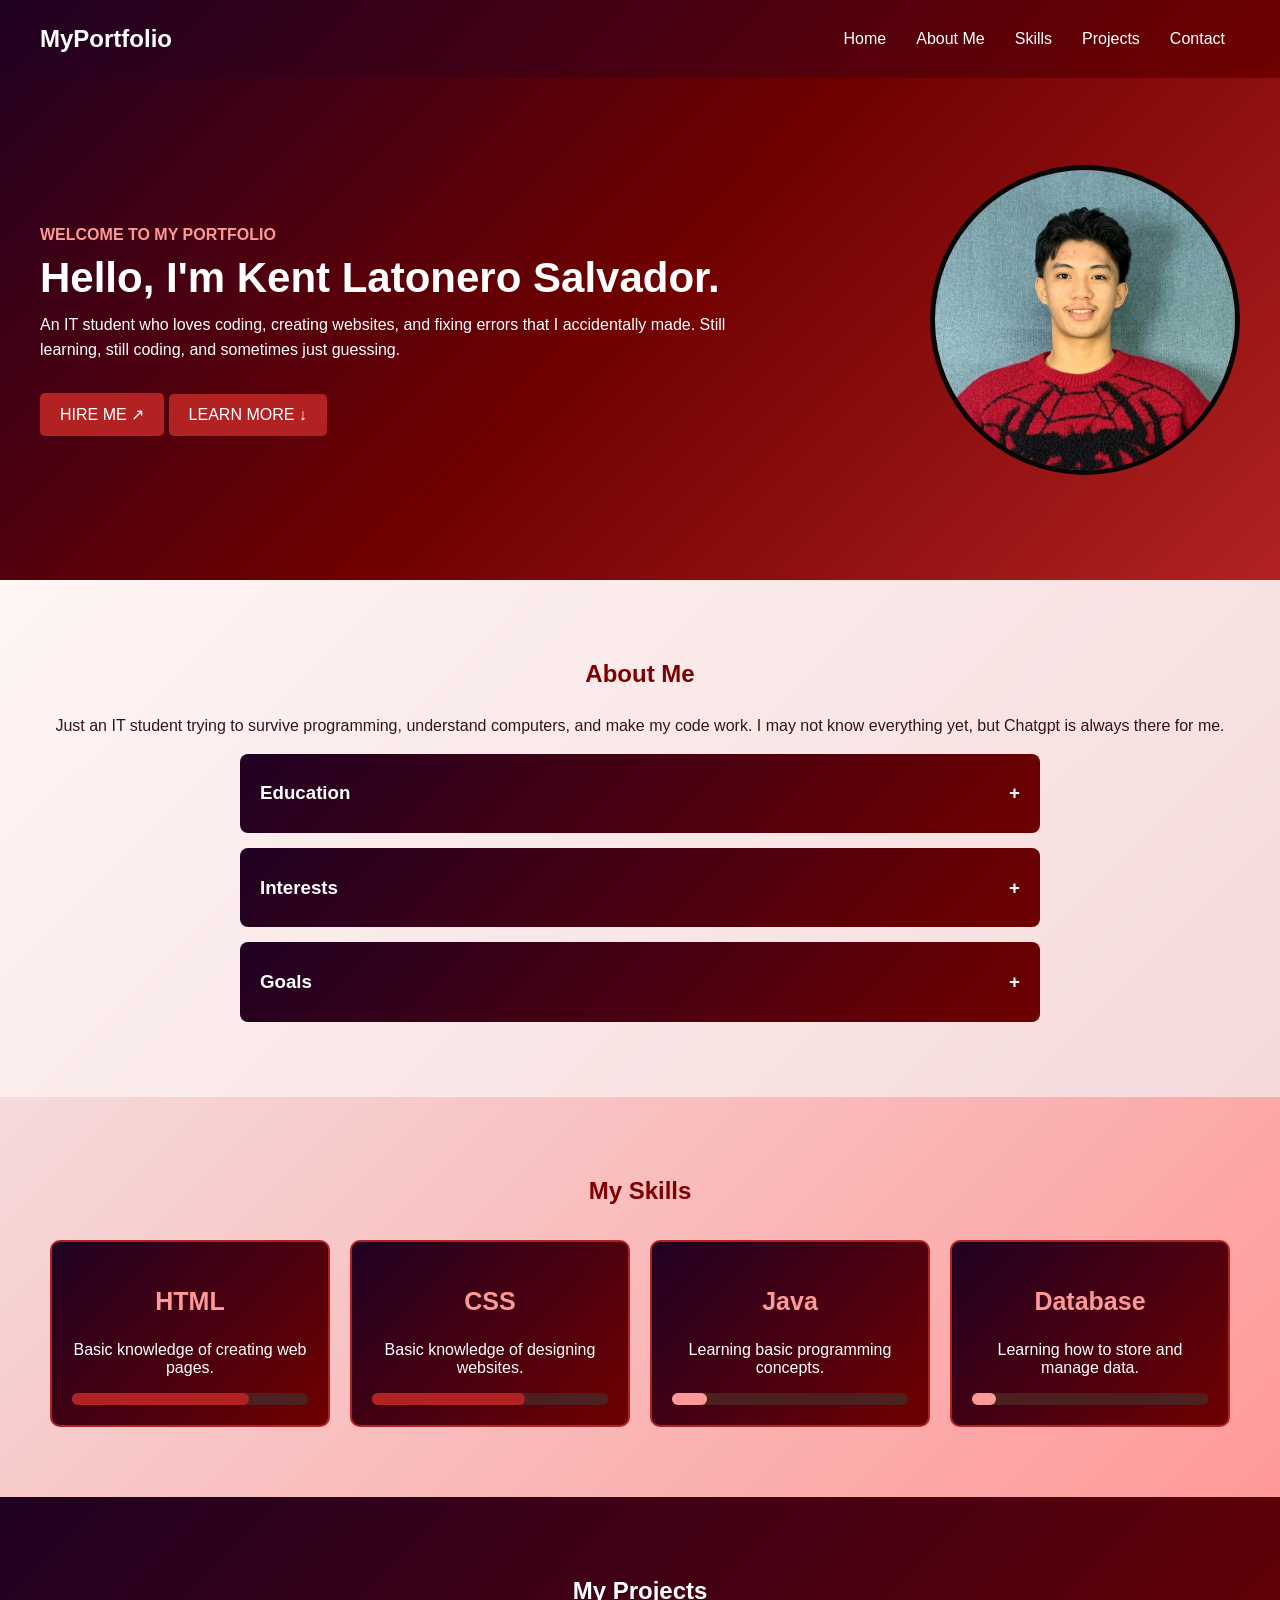
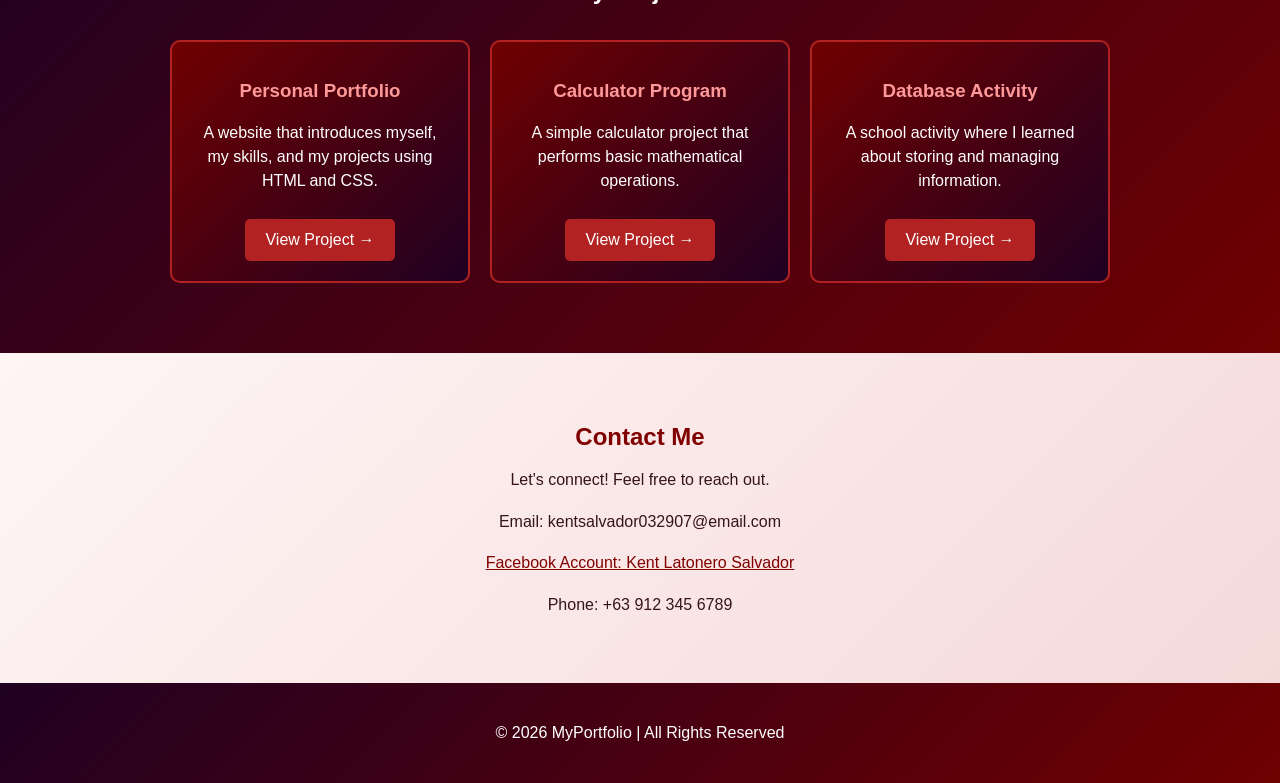
<file: index.html>
<!DOCTYPE html>
<html lang="en">
<head>
    <meta charset="UTF-8">
    <meta name="viewport" content="width=device-width, initial-scale=1.0">
    <title>My Portfolio</title>
    <link rel="stylesheet" href="style.css">
</head>
<body>

    <div class="header">
        <h2>MyPortfolio</h2>

        <div class="nav">
            <a href="#home">Home</a>
            <a href="#about">About Me</a>
            <a href="#skills">Skills</a>
            <a href="#projects">Projects</a>
            <a href="#contact">Contact</a>
        </div>
    </div>

    <div class="home" id="home">

        <div class="home-text">
            <h4 class="welcome">WELCOME TO MY PORTFOLIO</h4>

            <h1>Hello, I'm Kent Latonero Salvador.</h1>

            <p>
                An IT student who loves coding, creating websites,
                and fixing errors that I accidentally made.
                Still learning, still coding, and sometimes just guessing.
            </p>

            <a href="HIRED.html" class="button">HIRE ME ↗</a>
            <a href="#about" class="button">LEARN MORE ↓</a>
        </div>

        <div class="profile">
            <img src="download (3).jpg" alt="My Picture">
        </div>

    </div>

    <div class="about" id="about">

        <h2>About Me</h2>

        <p>
            Just an IT student trying to survive programming,
            understand computers, and make my code work.
            I may not know everything yet, but Chatgpt is always there for me.
        </p>

        <div class="about-box">

            <div class="dropdown" onclick="showAbout('education')">
                <h3>Education</h3>
                <h3>+</h3>
            </div>

            <div class="details" id="education">
                <p>- Elementary: Atimonan Elementary School</p>
                <p>- Junior High School: Atimonan National High School</p>
                <p>- Senior High School: CSTC - College of Sciences, Technology and Communication, Inc.</p>
                <p>- College: CSTC - College of Sciences, Technology and Communication, Inc.</p>
            </div>

        </div>

        <div class="about-box">

            <div class="dropdown" onclick="showAbout('interests')">
                <h3>Interests</h3>
                <h3>+</h3>
            </div>

            <div class="details" id="interests">
                <p>- Web development</p>
                <p>- Programming</p>
                <p>- Database Management</p>
                <p>- Technology</p>
                <p>- Computer Systems</p>
            </div>

        </div>

        <div class="about-box">

            <div class="dropdown" onclick="showAbout('goals')">
                <h3>Goals</h3>
                <h3>+</h3>
            </div>

            <div class="details" id="goals">
                <p>- IT Professional</p>
                <p>- Web Developer</p>
                <p>- Skill Development</p>
                <p>- To Become Rich</p>
                <p>- To Gain Super Saiyan Powers</p>
            </div>

        </div>

    </div>

    <div class="skills" id="skills">

        <h2>My Skills</h2>

        <div class="skill-list">

            <div class="skill">
                <h3>HTML</h3>
                <p>Basic knowledge of creating web pages.</p>

                <div class="progress">
                    <div class="html-level"></div>
                </div>
            </div>

            <div class="skill">
                <h3>CSS</h3>
                <p>Basic knowledge of designing websites.</p>

                <div class="progress">
                    <div class="css-level"></div>
                </div>
            </div>

            <div class="skill">
                <h3>Java</h3>
                <p>Learning basic programming concepts.</p>

                <div class="progress">
                    <div class="java-level"></div>
                </div>
            </div>

            <div class="skill">
                <h3>Database</h3>
                <p>Learning how to store and manage data.</p>

                <div class="progress">
                    <div class="database-level"></div>
                </div>
            </div>

        </div>

    </div>

    <div class="projects" id="projects">

        <h2>My Projects</h2>

        <div class="project-list">

            <div class="project">
                <h3>Personal Portfolio</h3>

                <p>
                    A website that introduces myself, my skills,
                    and my projects using HTML and CSS.
                </p>

                <a href="#home" class="button">View Project →</a>
            </div>

            <div class="project">
                <h3>Calculator Program</h3>

                <p>
                    A simple calculator project that performs
                    basic mathematical operations.
                </p>

                <a href="calcuproject.html" class="button">View Project →</a>
            </div>

            <div class="project">
                <h3>Database Activity</h3>

                <p>
                    A school activity where I learned about
                    storing and managing information.
                </p>

                <a href="Database.html" class="button">View Project →</a>
            </div>

        </div>

    </div>

    <div class="contact" id="contact">

        <h2>Contact Me</h2>

        <p>Let's connect! Feel free to reach out.</p>

        <p>Email: kentsalvador032907@email.com</p>

        <p>
            <a href="https://www.facebook.com/kent.salvador.737448" target="_blank">
                Facebook Account: Kent Latonero Salvador
            </a>
        </p>

        <p>Phone: +63 912 345 6789</p>

    </div>

    <div class="footer">
        <p>© 2026 MyPortfolio | All Rights Reserved</p>
    </div>

    <script>
        function showAbout(id) {
            var content = document.getElementById(id);

            if (content.style.display == "block") {
                content.style.display = "none";
            } else {
                content.style.display = "block";
            }
        }
    </script>

</body>
</html>
</file>
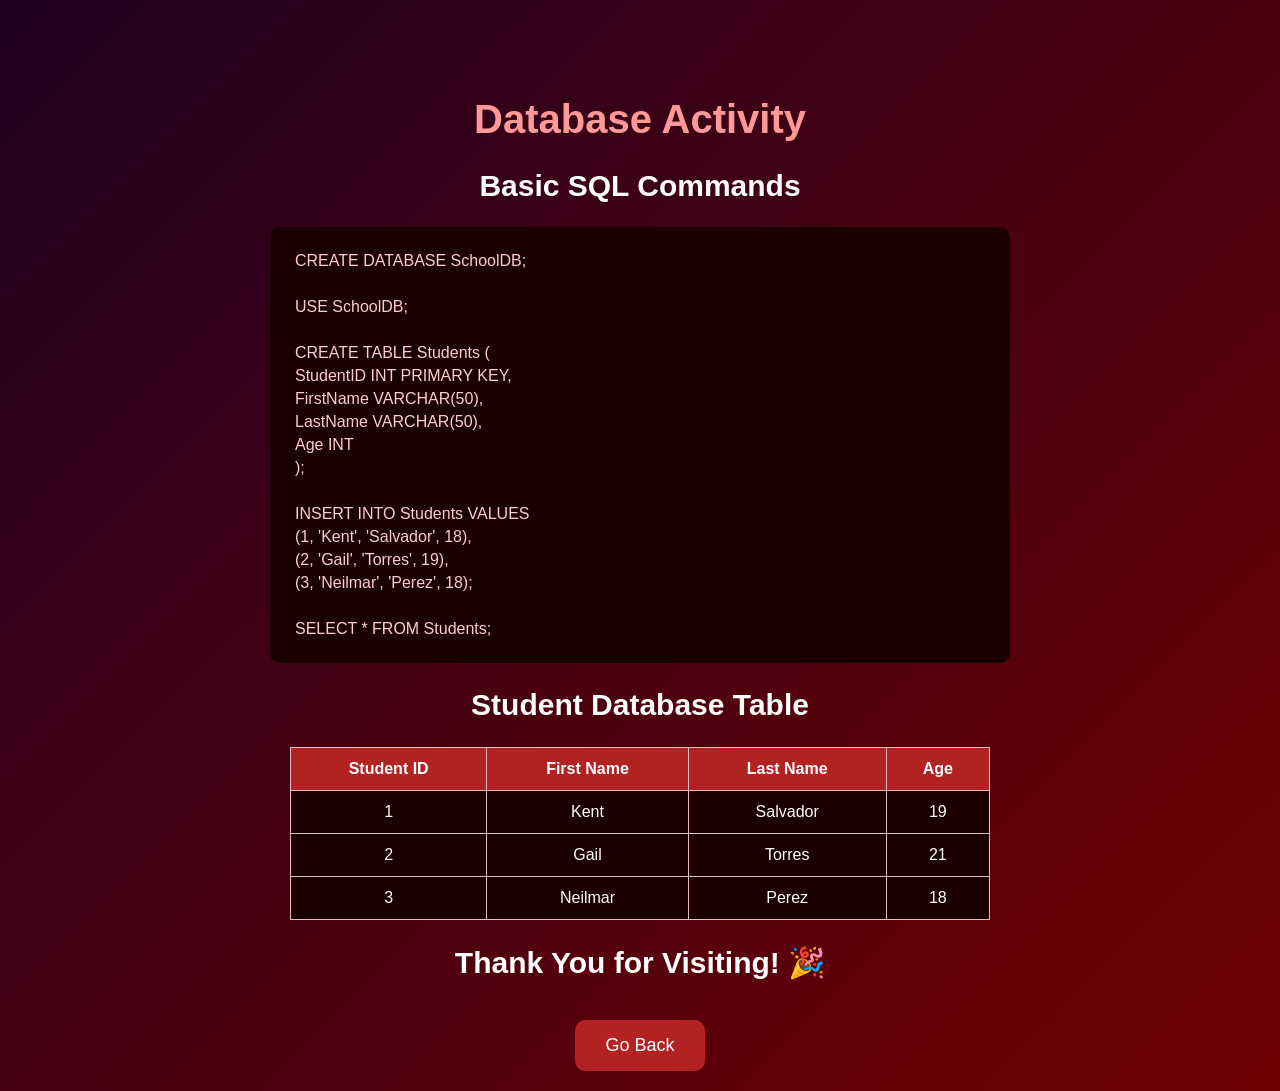
<file: Database.html>
<!DOCTYPE html>
<html lang="en">
<head>
    <meta charset="UTF-8">
    <meta name="viewport" content="width=device-width, initial-scale=1.0">
    <title>Database Activity</title>

    <style>
        body {
            margin: 0;
            background: linear-gradient(135deg, #200122, #6F0000);
            font-family: Arial, sans-serif;
            text-align: center;
            color: white;
        }

        .meme {
            margin-top: 50px;
            padding: 20px;
        }

        h1 {
            font-size: 40px;
            color: #FF9999;
        }

        h2 {
            font-size: 30px;
            color: white;
        }

        .code {
            background-color: #1A0000;
            color: #FFCCCC;
            margin: 20px auto;
            padding: 20px;
            max-width: 700px;
            text-align: left;
            border-radius: 10px;
        }

        .code p {
            margin: 5px;
        }

        table {
            width: 90%;
            max-width: 700px;
            margin: 20px auto;
            border-collapse: collapse;
            background-color: #1A0000;
            color: white;
        }

        th {
            background-color: #B22222;
            color: white;
        }

        th, td {
            padding: 12px;
            border: 1px solid #E6BDBD;
        }

        .button {
            display: inline-block;
            background-color: #B22222;
            color: white;
            padding: 15px 30px;
            text-decoration: none;
            border-radius: 10px;
            margin-top: 15px;
            font-size: 18px;
        }

        .button:hover {
            background-color: #d6838a;
        }

    </style>
</head>

<body>

    <div class="meme">

        <h1>Database Activity</h1>

        <h2>Basic SQL Commands</h2>

        <div class="code">
            <p>CREATE DATABASE SchoolDB;</p>
            <br>
            <p>USE SchoolDB;</p>
            <br>
            <p>CREATE TABLE Students (</p>
            <p>StudentID INT PRIMARY KEY,</p>
            <p>FirstName VARCHAR(50),</p>
            <p>LastName VARCHAR(50),</p>
            <p>Age INT</p>
            <p>);</p>
            <br>
            <p>INSERT INTO Students VALUES</p>
            <p>(1, 'Kent', 'Salvador', 18),</p>
            <p>(2, 'Gail', 'Torres', 19),</p>
            <p>(3, 'Neilmar', 'Perez', 18);</p>
            <br>
            <p>SELECT * FROM Students;</p>
        </div>

        <h2>Student Database Table</h2>

        <table>
            <tr>
                <th>Student ID</th>
                <th>First Name</th>
                <th>Last Name</th>
                <th>Age</th>
            </tr>

            <tr>
                <td>1</td>
                <td>Kent</td>
                <td>Salvador</td>
                <td>19</td>
            </tr>

            <tr>
                <td>2</td>
                <td>Gail</td>
                <td>Torres</td>
                <td>21</td>
            </tr>

            <tr>
                <td>3</td>
                <td>Neilmar
                <td>Perez
                <td>18</td>
            </tr>
        </table>

        <h2>Thank You for Visiting! 🎉</h2>

        <a href="index.html" class="button">Go Back</a>

    </div>

</body>
</html>
</file>
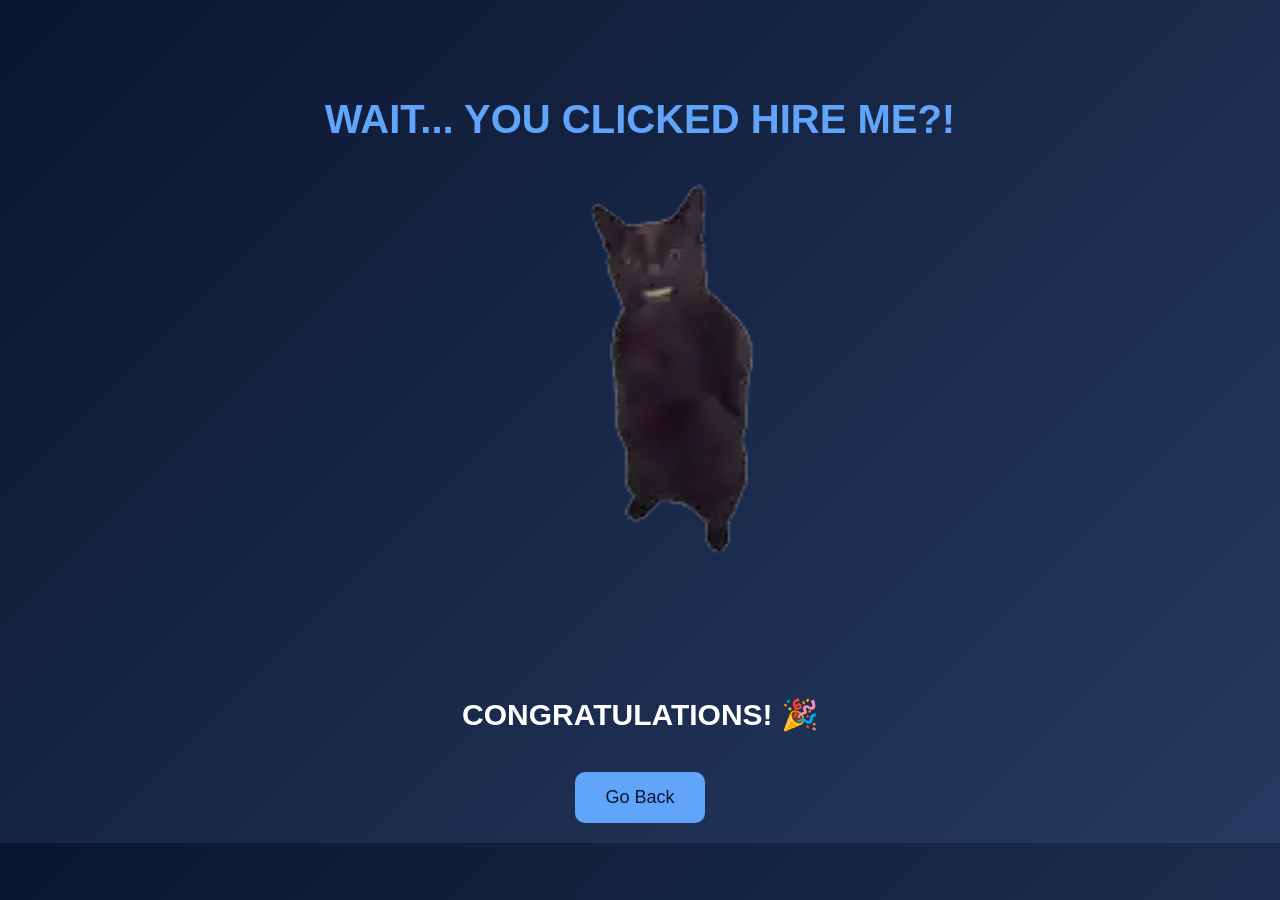
<file: HIRED.html>
<!DOCTYPE html>
<html lang="en">
<head>
    <meta charset="UTF-8">
    <meta name="viewport" content="width=device-width, initial-scale=1.0">
    <title>Hire Me</title>

    <style>
        body {
            margin: 0;
            background: linear-gradient(135deg, #0B1530, #263B61);
            font-family: Arial, sans-serif;
            text-align: center;
            color: white;
        }

        .meme {
            margin-top: 50px;
            padding: 20px;
        }

        h1 {
            font-size: 40px;
            color: #60A5FA;
        }

        .sticker {
            width: 500px;
            height: 500px;
            max-width: 90%;
            object-fit: contain;
            border-radius: 20px;
        }

        h2 {
            font-size: 30px;
            color: white;
        }

        .button {
            display: inline-block;
            background-color: #60A5FA;
            color: #0B1530;
            padding: 15px 30px;
            text-decoration: none;
            border-radius: 10px;
            margin-top: 15px;
            font-size: 18px;
        }


    </style>
</head>

<body>

    <div class="meme">

        <h1>WAIT... YOU CLICKED HIRE ME?!</h1>

        <img src="cat-catmeme.webp" alt="Funny Cat" class="sticker">

        <h2>CONGRATULATIONS! 🎉</h2>

        <a href="index.html" class="button">Go Back</a>

    </div>

</body>
</html>
</file>
<file: style.css>
body {
    margin: 0;
    background-color: #FFF5F5;
    color: #351515;
    font-family: Arial, sans-serif;
}

.header {
    background: linear-gradient(135deg, #200122, #6F0000);
    color: white;
    padding: 20px 40px;
    display: flex;
    justify-content: space-between;
    align-items: center;
    position: fixed;
    top: 0;
    left: 0;
    right: 0;
}

.header h2 {
    margin: 0;
}

.nav {
    display: flex;
    align-items: center;
}

.nav a {
    color: white;
    text-decoration: none;
    padding: 10px;
    margin: 0 5px;
}

.nav a:hover {
    background-color: #B22222;
    border-radius: 5px;
}

.home {
    background: linear-gradient(135deg, #200122, #6F0000, #B22222);
    color: white;
    padding: 120px 40px 60px;
    display: flex;
    justify-content: space-between;
    align-items: center;
    min-height: 400px;
}

.home-text {
    max-width: 700px;
    text-align: left;
}

.welcome {
    color: #FF9999;
    margin-bottom: 10px;
}

.home h1 {
    font-size: 42px;
    margin: 10px 0;
}

.home p {
    margin-top: 10px;
    margin-bottom: 20px;
    line-height: 1.6;
}

.profile {
    display: flex;
    justify-content: center;
    align-items: center;
}

.profile img {
    width: 300px;
    height: 300px;
    border-radius: 50%;
    border: 5px solid #080707;
}

.button {
    display: inline-block;
    background-color: #B22222;
    color: white;
    text-decoration: none;
    padding: 12px 20px;
    margin-top: 10px;
    border-radius: 5px;
}

.button:hover {
    background-color: #FF9999;
}

.about {
    background: linear-gradient(135deg, #FFF5F5, #F5DADA);
    padding: 60px 40px;
    text-align: center;
    scroll-margin-top: 90px;
}

.about h2 {
    color: #800000;
    margin-bottom: 25px;
}

.about p {
    margin-bottom: 15px;
    line-height: 1.6;
}

.about-box {
    max-width: 800px;
    margin: 15px auto;
    text-align: left;
}

.dropdown {
    background: linear-gradient(135deg, #200122, #6F0000);
    color: white;
    padding: 10px 20px;
    border-radius: 8px;
    cursor: pointer;
    display: flex;
    justify-content: space-between;
    align-items: center;
}

.dropdown h3 {
    color: white;
}

.details {
    display: none;
    background-color: white;
    padding: 20px;
    border: 1px solid #E6BDBD;
}

.details p {
    color: #351515;
}

.skills {
    background: linear-gradient(135deg, #F5DADA, #FF9999);
    padding: 60px 40px;
    text-align: center;
    scroll-margin-top: 90px;
}

.skills h2 {
    color: #800000;
    margin-bottom: 25px;
}

.skill-list {
    display: flex;
    justify-content: center;
    
}

.skill {
    background: linear-gradient(135deg, #200122, #6F0000);
    color: white;
    padding: 20px;
    margin: 10px;
    border: 2px solid #B22222;
    border-radius: 10px;
    flex: 1 250px;
    max-width: 300px;
    box-sizing: border-box;
}

.skill h3 {
    color: #FF9999;
    font-size: 25px;
}

.skill p {
    color: white;
}

.progress {
    background-color: #4D2020;
    width: 100%;
    height: 12px;
    border-radius: 10px;
    margin-top: 15px;
}

.html-level {
    background-color: #B22222;
    width: 75%;
    height: 12px;
    border-radius: 10px;
}

.css-level {
    background-color: #B22222;
    width: 65%;
    height: 12px;
    border-radius: 10px;
}

.java-level {
    background-color: #FF9999;
    width: 15%;
    height: 12px;
    border-radius: 10px;
}

.database-level {
    background-color: #FF9999;
    width: 10%;
    height: 12px;
    border-radius: 10px;
}

.projects {
    background: linear-gradient(135deg, #200122, #6F0000);
    padding: 60px 40px;
    text-align: center;
    scroll-margin-top: 90px;
}

.projects h2 {
    color: white;
    margin-bottom: 25px;
}

.project-list {
    display: flex;
    justify-content: center;
    flex-wrap: wrap;
}

.project {
    background: linear-gradient(135deg, #6F0000, #200122);
    color: white;
    padding: 20px;
    margin: 10px;
    border: 2px solid #B22222;
    border-radius: 10px;
    flex: 1 250px;
    max-width: 300px;
    box-sizing: border-box;
}

.project h3 {
    color: #FF9999;
}

.project p {
    color: white;
    line-height: 1.5;
}

.contact {
    background: linear-gradient(135deg, #FFF5F5, #F5DADA);
    padding: 50px 20px;
    text-align: center;
    scroll-margin-top: 90px;
}

.contact h2 {
    color: #800000;
    margin-bottom: 15px;
}

.contact p {
    color: #351515;
    line-height: 1.6;
}

.contact a {
    color: #800000;
}

.footer {
    background: linear-gradient(135deg, #200122, #6F0000);
    color: white;
    text-align: center;
    padding: 25px;
}
</file>
